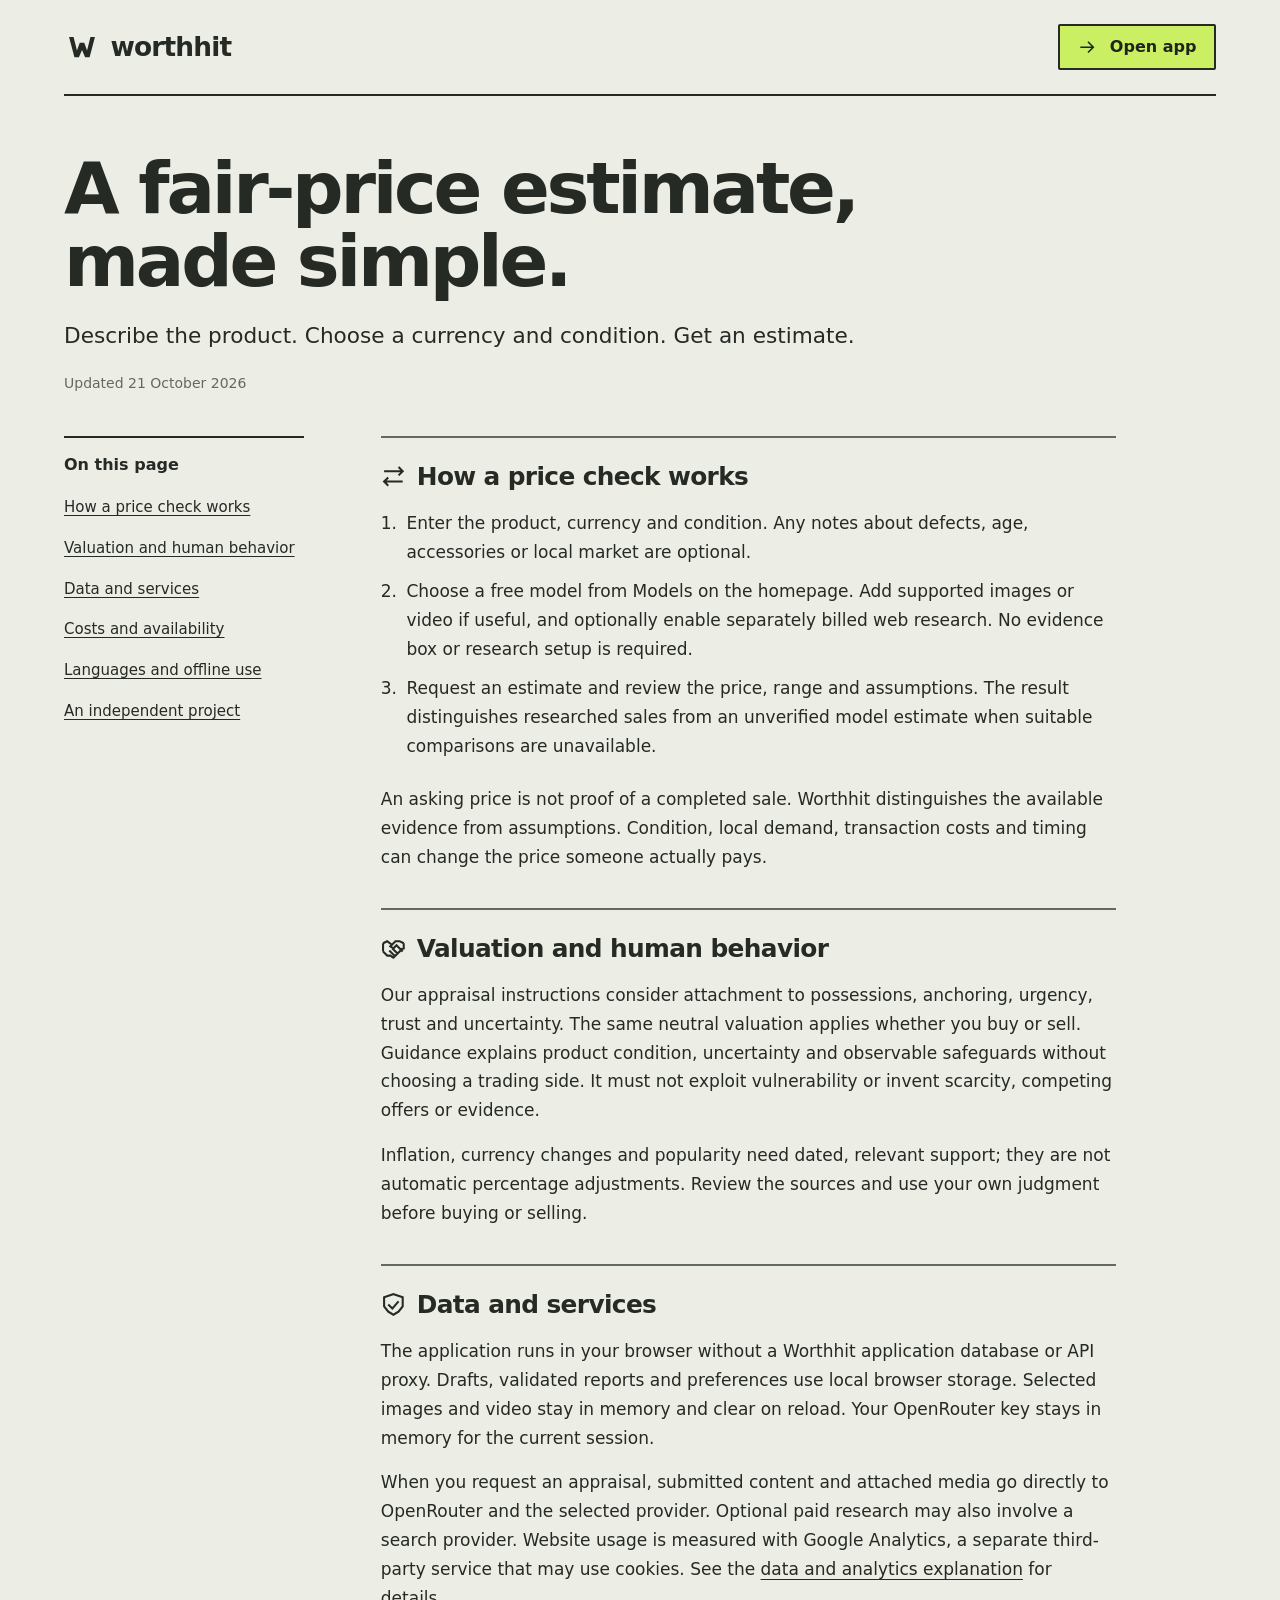
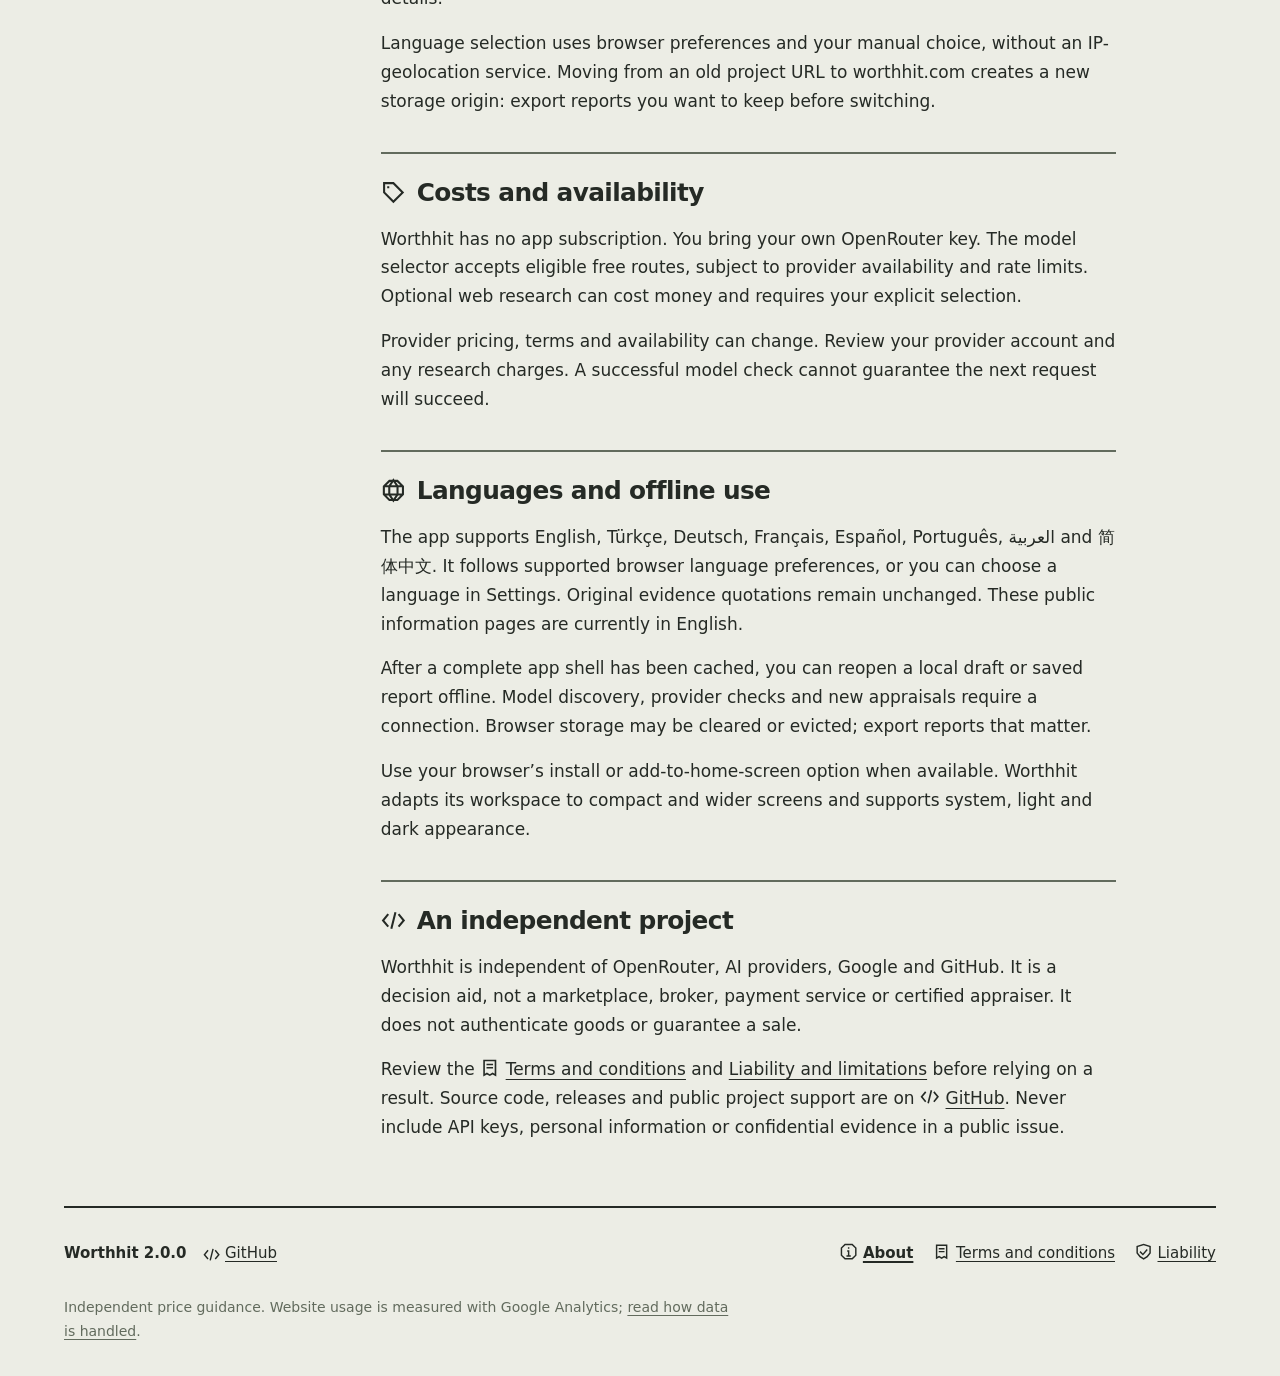
<file: web/about/index.html>
<!DOCTYPE html>
<html lang="en">
<head>
<!-- Google tag (gtag.js) -->
<script async src="https://www.googletagmanager.com/gtag/js?id=G-G4SYW37S81" referrerpolicy="no-referrer"></script>
<script>
  window.dataLayer = window.dataLayer || [];
  function gtag(){dataLayer.push(arguments);}
  gtag('js', new Date());
  gtag('config', 'G-G4SYW37S81', {
    page_location: 'https://worthhit.com/about/',
    page_referrer: '',
    page_title: 'About Worthhit — Simple product price estimates',
    allow_google_signals: false,
    allow_ad_personalization_signals: false
  });
</script>
  <meta charset="UTF-8">
  <meta name="viewport" content="width=device-width, initial-scale=1">
  <meta name="theme-color" content="#ECEDE5">
  <meta name="description" content="How Worthhit estimates second-hand prices, checks comparable evidence, handles local data and connects to OpenRouter. Learn about costs, languages and limitations.">
  <meta name="robots" content="index,follow,max-image-preview:large">
  <meta name="referrer" content="no-referrer">
  <meta http-equiv="Content-Security-Policy" content="default-src 'self'; script-src 'self' 'sha256-Vf/Sdw4+7GjQGTx17ToGqSboCr+1XN2hE/kmD6Iv3gU=' https://www.googletagmanager.com; script-src-attr 'none'; style-src 'self'; connect-src 'self' https://www.googletagmanager.com https://www.google-analytics.com https://region1.google-analytics.com; img-src 'self' https://www.googletagmanager.com https://www.google-analytics.com https://region1.google-analytics.com; font-src 'self'; worker-src 'self' blob:; object-src 'none'; base-uri 'self'; form-action 'none'">
  <link rel="canonical" href="https://worthhit.com/about/">
  <link rel="icon" type="image/svg+xml" href="../favicon.svg">
  <link rel="stylesheet" href="../site.css">
  <meta property="og:type" content="website">
  <meta property="og:site_name" content="Worthhit">
  <meta property="og:title" content="About Worthhit — Simple product price estimates">
  <meta property="og:description" content="How Worthhit estimates second-hand prices, checks comparable evidence, handles local data and connects to OpenRouter. Learn about costs, languages and limitations.">
  <meta property="og:url" content="https://worthhit.com/about/">
  <meta property="og:image" content="https://worthhit.com/social-card.png">
  <meta property="og:image:alt" content="Worthhit. Know the range. Make a fair deal.">
  <meta name="twitter:card" content="summary_large_image">
  <meta name="twitter:title" content="About Worthhit — Simple product price estimates">
  <meta name="twitter:description" content="How Worthhit estimates second-hand prices, checks comparable evidence, handles local data and connects to OpenRouter. Learn about costs, languages and limitations.">
  <meta name="twitter:image" content="https://worthhit.com/social-card.png">
  <title>About Worthhit — Simple product price estimates</title>
  <script src="../preferences_bootstrap.js"></script>
</head>
<body class="information-page">
  <a class="skip-link" href="#content">Skip to content</a>
  <div class="page-shell">
    <header class="site-header">
      <a class="brand" href="../" aria-label="Worthhit home"><img class="mark-light" src="../favicon-light.svg" width="36" height="36" alt=""><img class="mark-dark" src="../favicon-dark.svg" width="36" height="36" alt=""><span>worthhit</span></a>
      <a class="open-app" href="../"><svg class="ui-symbol" viewBox="0 0 24 24" aria-hidden="true" focusable="false"><path fill="currentColor" d="M3.0000,13.0000L20.0000,13.0000L20.0000,11.0000L3.0000,11.0000Z M12.2929,5.7071L18.5858,12.0000L12.2929,18.2929L13.7071,19.7071L21.4142,12.0000L13.7071,4.2929Z"/></svg>Open app</a>
    </header>
    <main id="content">
      <div class="page-heading">
        <h1>A fair-price estimate, made simple.</h1>
        <p class="lead">Describe the product. Choose a currency and condition. Get an estimate.</p>
        <p class="updated">Updated <time datetime="2026-10-21">21 October 2026</time></p>
      </div>
      <div class="reading-layout">
        <nav class="contents" aria-label="On this page">
          <h2>On this page</h2>
          <ul>
          <li><a href="#method">How a price check works</a></li>
          <li><a href="#negotiation">Valuation and human behavior</a></li>
          <li><a href="#data">Data and services</a></li>
          <li><a href="#costs">Costs and availability</a></li>
          <li><a href="#access">Languages and offline use</a></li>
          <li><a href="#project">An independent project</a></li>
          </ul>
        </nav>
        <article class="prose" aria-label="A fair-price estimate, made simple.">
        <section id="method">
          <h2><svg class="ui-symbol" viewBox="0 0 24 24" aria-hidden="true" focusable="false"><path fill="currentColor" d="M3.0000,8.0000L21.0000,8.0000L21.0000,6.0000L3.0000,6.0000Z M16.2929,3.7071L19.5858,7.0000L16.2929,10.2929L17.7071,11.7071L22.4142,7.0000L17.7071,2.2929Z M21.0000,16.0000L3.0000,16.0000L3.0000,18.0000L21.0000,18.0000Z M6.2929,12.2929L1.5858,17.0000L6.2929,21.7071L7.7071,20.2929L4.4142,17.0000L7.7071,13.7071Z"/></svg>How a price check works</h2>
          <ol><li>Enter the product, currency and condition. Any notes about defects, age, accessories or local market are optional.</li><li>Choose a free model from Models on the homepage. Add supported images or video if useful, and optionally enable separately billed web research. No evidence box or research setup is required.</li><li>Request an estimate and review the price, range and assumptions. The result distinguishes researched sales from an unverified model estimate when suitable comparisons are unavailable.</li></ol><p>An asking price is not proof of a completed sale. Worthhit distinguishes the available evidence from assumptions. Condition, local demand, transaction costs and timing can change the price someone actually pays.</p>
        </section>
        <section id="negotiation">
          <h2><svg class="ui-symbol" viewBox="0 0 24 24" aria-hidden="true" focusable="false"><path fill="currentColor" d="M2.4472,7.8944L5.8944,6.1708L9.4000,8.8000L10.6000,7.2000L6.1056,3.8292L1.5528,6.1056Z M22.4472,6.1056L18.2361,4.0000L13.5858,4.0000L7.4304,10.1554L12.1274,13.2868L15.0000,10.4142L20.2929,15.7071L21.7071,14.2929L15.0000,7.5858L11.8726,10.7132L10.5696,9.8446L14.4142,6.0000L17.7639,6.0000L21.5528,7.8944Z M1.2929,15.7071L5.5858,20.0000L8.6972,20.0000L12.1274,22.2868L21.7071,12.7071L20.2929,11.2929L11.8726,19.7132L9.3028,18.0000L6.4142,18.0000L2.7071,14.2929Z M1.0000,7.0000L1.0000,15.0000L3.0000,15.0000L3.0000,7.0000Z M21.0000,7.0000L21.0000,13.0000L23.0000,13.0000L23.0000,7.0000Z M7.2929,14.7071L12.2929,19.7071L13.7071,18.2929L8.7071,13.2929Z M10.2929,12.7071L15.2929,17.7071L16.7071,16.2929L11.7071,11.2929Z"/></svg>Valuation and human behavior</h2>
          <p>Our appraisal instructions consider attachment to possessions, anchoring, urgency, trust and uncertainty. The same neutral valuation applies whether you buy or sell. Guidance explains product condition, uncertainty and observable safeguards without choosing a trading side. It must not exploit vulnerability or invent scarcity, competing offers or evidence.</p><p>Inflation, currency changes and popularity need dated, relevant support; they are not automatic percentage adjustments. Review the sources and use your own judgment before buying or selling.</p>
        </section>
        <section id="data">
          <h2><svg class="ui-symbol" viewBox="0 0 24 24" aria-hidden="true" focusable="false"><path fill="currentColor" d="M4.0000,5.7208L12.0000,3.0541L20.0000,5.7208L20.0000,13.6492L16.3314,18.2350L12.0000,20.8338L7.6686,18.2350L4.0000,13.6492Z M2.0000,14.3508L6.3314,19.7650L12.0000,23.1662L17.6686,19.7650L22.0000,14.3508L22.0000,4.2792L12.0000,0.9459L2.0000,4.2792Z M6.2929,12.7071L11.0565,17.4707L17.7593,9.6508L16.2407,8.3492L10.9435,14.5293L7.7071,11.2929Z"/></svg>Data and services</h2>
          <p>The application runs in your browser without a Worthhit application database or API proxy. Drafts, validated reports and preferences use local browser storage. Selected images and video stay in memory and clear on reload. Your OpenRouter key stays in memory for the current session.</p><p>When you request an appraisal, submitted content and attached media go directly to OpenRouter and the selected provider. Optional paid research may also involve a search provider. Website usage is measured with Google Analytics, a separate third-party service that may use cookies. See the <a href="../terms/#data">data and analytics explanation</a> for details.</p><p>Language selection uses browser preferences and your manual choice, without an IP-geolocation service. Moving from an old project URL to worthhit.com creates a new storage origin: export reports you want to keep before switching.</p>
        </section>
        <section id="costs">
          <h2><svg class="ui-symbol" viewBox="0 0 24 24" aria-hidden="true" focusable="false"><path fill="currentColor" d="M4.0000,4.0000L11.5858,4.0000L19.5858,12.0000L12.0000,19.5858L4.0000,11.5858Z M2.0000,12.4142L12.0000,22.4142L22.4142,12.0000L12.4142,2.0000L2.0000,2.0000Z M6.0000,6.0000L8.0000,6.0000L8.0000,8.0000L6.0000,8.0000Z"/></svg>Costs and availability</h2>
          <p>Worthhit has no app subscription. You bring your own OpenRouter key. The model selector accepts eligible free routes, subject to provider availability and rate limits. Optional web research can cost money and requires your explicit selection.</p><p>Provider pricing, terms and availability can change. Review your provider account and any research charges. A successful model check cannot guarantee the next request will succeed.</p>
        </section>
        <section id="access">
          <h2><svg class="ui-symbol" viewBox="0 0 24 24" aria-hidden="true" focusable="false"><path fill="currentColor" d="M20.2388,15.4126L15.4126,20.2388L8.5874,20.2388L3.7612,15.4126L3.7612,8.5874L8.5874,3.7612L15.4126,3.7612L20.2388,8.5874Z M22.2388,7.7590L16.2410,1.7612L7.7590,1.7612L1.7612,7.7590L1.7612,16.2410L7.7590,22.2388L16.2410,22.2388L22.2388,16.2410Z M3.0000,9.0000L21.0000,9.0000L21.0000,7.0000L3.0000,7.0000Z M3.0000,17.0000L21.0000,17.0000L21.0000,15.0000L3.0000,15.0000Z M12.0000,3.8028L15.0000,8.3028L15.0000,15.6972L12.0000,20.1972L9.0000,15.6972L9.0000,8.3028Z M7.0000,7.6972L7.0000,16.3028L12.0000,23.8028L17.0000,16.3028L17.0000,7.6972L12.0000,0.1972Z"/></svg>Languages and offline use</h2>
          <p>The app supports English, Türkçe, Deutsch, Français, Español, Português, العربية and 简体中文. It follows supported browser language preferences, or you can choose a language in Settings. Original evidence quotations remain unchanged. These public information pages are currently in English.</p><p>After a complete app shell has been cached, you can reopen a local draft or saved report offline. Model discovery, provider checks and new appraisals require a connection. Browser storage may be cleared or evicted; export reports that matter.</p><p>Use your browser’s install or add-to-home-screen option when available. Worthhit adapts its workspace to compact and wider screens and supports system, light and dark appearance.</p>
        </section>
        <section id="project">
          <h2><svg class="ui-symbol" viewBox="0 0 24 24" aria-hidden="true" focusable="false"><path fill="currentColor" d="M6.2318,5.3598L0.6983,12.0000L6.2318,18.6402L7.7682,17.3598L3.3017,12.0000L7.7682,6.6402Z M16.2318,6.6402L20.6983,12.0000L16.2318,17.3598L17.7682,18.6402L23.3017,12.0000L17.7682,5.3598Z M13.0299,3.7575L9.0299,19.7575L10.9701,20.2425L14.9701,4.2425Z"/></svg>An independent project</h2>
          <p>Worthhit is independent of OpenRouter, AI providers, Google and GitHub. It is a decision aid, not a marketplace, broker, payment service or certified appraiser. It does not authenticate goods or guarantee a sale.</p><p>Review the <a href="../terms/"><svg class="ui-symbol" viewBox="0 0 24 24" aria-hidden="true" focusable="false"><path fill="currentColor" d="M6.0000,4.0000L18.0000,4.0000L18.0000,19.2768L15.5000,17.8482L12.0000,19.8482L8.5000,17.8482L6.0000,19.2768Z M4.0000,22.7232L8.5000,20.1518L12.0000,22.1518L15.5000,20.1518L20.0000,22.7232L20.0000,2.0000L4.0000,2.0000Z M8.0000,9.0000L16.0000,9.0000L16.0000,7.0000L8.0000,7.0000Z M8.0000,13.0000L16.0000,13.0000L16.0000,11.0000L8.0000,11.0000Z"/></svg>Terms and conditions</a> and <a href="../liability/">Liability and limitations</a> before relying on a result. Source code, releases and public project support are on <a href="https://github.com/consciontologic/worthhit" rel="noopener noreferrer"><svg class="ui-symbol" viewBox="0 0 24 24" aria-hidden="true" focusable="false"><path fill="currentColor" d="M6.2318,5.3598L0.6983,12.0000L6.2318,18.6402L7.7682,17.3598L3.3017,12.0000L7.7682,6.6402Z M16.2318,6.6402L20.6983,12.0000L16.2318,17.3598L17.7682,18.6402L23.3017,12.0000L17.7682,5.3598Z M13.0299,3.7575L9.0299,19.7575L10.9701,20.2425L14.9701,4.2425Z"/></svg>GitHub</a>. Never include API keys, personal information or confidential evidence in a public issue.</p>
        </section>
        </article>
      </div>
    </main>
    <footer class="site-footer">
      <div class="footer-row">
        <div class="footer-origin">
          <p class="footer-version">Worthhit <span data-app-version>2.0.0</span></p>
          <a class="source-link" href="https://github.com/consciontologic/worthhit" rel="noopener noreferrer"><svg class="ui-symbol" viewBox="0 0 24 24" aria-hidden="true" focusable="false"><path fill="currentColor" d="M6.2318,5.3598L0.6983,12.0000L6.2318,18.6402L7.7682,17.3598L3.3017,12.0000L7.7682,6.6402Z M16.2318,6.6402L20.6983,12.0000L16.2318,17.3598L17.7682,18.6402L23.3017,12.0000L17.7682,5.3598Z M13.0299,3.7575L9.0299,19.7575L10.9701,20.2425L14.9701,4.2425Z"/></svg>GitHub</a>
        </div>
        <nav class="footer-nav" aria-label="Information pages">
          <a href="../about/" aria-current="page"><svg class="ui-symbol" viewBox="0 0 24 24" aria-hidden="true" focusable="false"><path fill="currentColor" d="M7.4142,3.0000L16.5858,3.0000L21.0000,7.4142L21.0000,16.5858L16.5858,21.0000L7.4142,21.0000L3.0000,16.5858L3.0000,7.4142Z M1.0000,6.5858L1.0000,17.4142L6.5858,23.0000L17.4142,23.0000L23.0000,17.4142L23.0000,6.5858L17.4142,1.0000L6.5858,1.0000Z M11.0000,6.0000L13.0000,6.0000L13.0000,8.0000L11.0000,8.0000Z M10.0000,12.0000L11.0000,12.0000L11.0000,18.0000L13.0000,18.0000L13.0000,10.0000L10.0000,10.0000Z M9.0000,19.0000L15.0000,19.0000L15.0000,17.0000L9.0000,17.0000Z"/></svg>About</a>
          <a href="../terms/"><svg class="ui-symbol" viewBox="0 0 24 24" aria-hidden="true" focusable="false"><path fill="currentColor" d="M6.0000,4.0000L18.0000,4.0000L18.0000,19.2768L15.5000,17.8482L12.0000,19.8482L8.5000,17.8482L6.0000,19.2768Z M4.0000,22.7232L8.5000,20.1518L12.0000,22.1518L15.5000,20.1518L20.0000,22.7232L20.0000,2.0000L4.0000,2.0000Z M8.0000,9.0000L16.0000,9.0000L16.0000,7.0000L8.0000,7.0000Z M8.0000,13.0000L16.0000,13.0000L16.0000,11.0000L8.0000,11.0000Z"/></svg>Terms and conditions</a>
          <a href="../liability/"><svg class="ui-symbol" viewBox="0 0 24 24" aria-hidden="true" focusable="false"><path fill="currentColor" d="M4.0000,5.7208L12.0000,3.0541L20.0000,5.7208L20.0000,13.6492L16.3314,18.2350L12.0000,20.8338L7.6686,18.2350L4.0000,13.6492Z M2.0000,14.3508L6.3314,19.7650L12.0000,23.1662L17.6686,19.7650L22.0000,14.3508L22.0000,4.2792L12.0000,0.9459L2.0000,4.2792Z M6.2929,12.7071L11.0565,17.4707L17.7593,9.6508L16.2407,8.3492L10.9435,14.5293L7.7071,11.2929Z"/></svg>Liability</a>
        </nav>
      </div>
      <p class="footer-note">Independent price guidance. Website usage is measured with Google Analytics; <a href="../terms/#data">read how data is handled</a>.</p>
    </footer>
  </div>
</body>
</html>
</file>
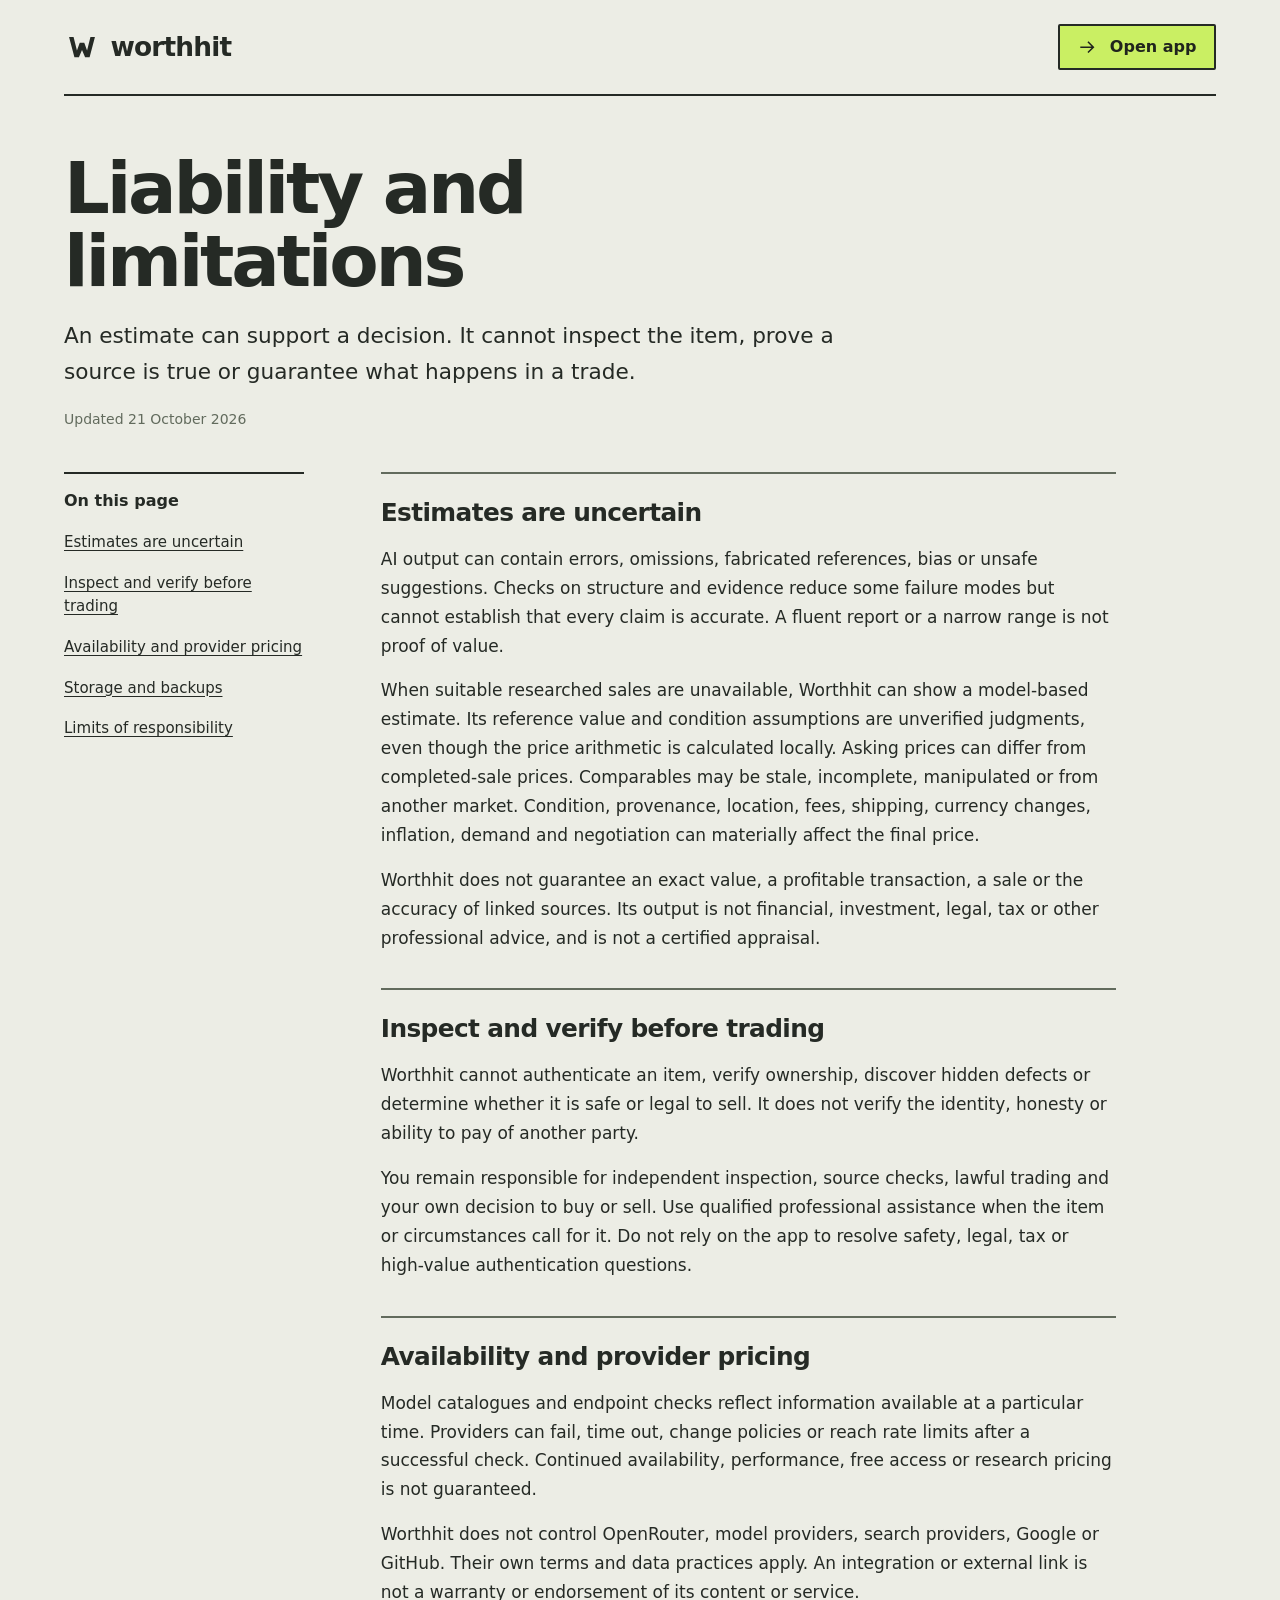
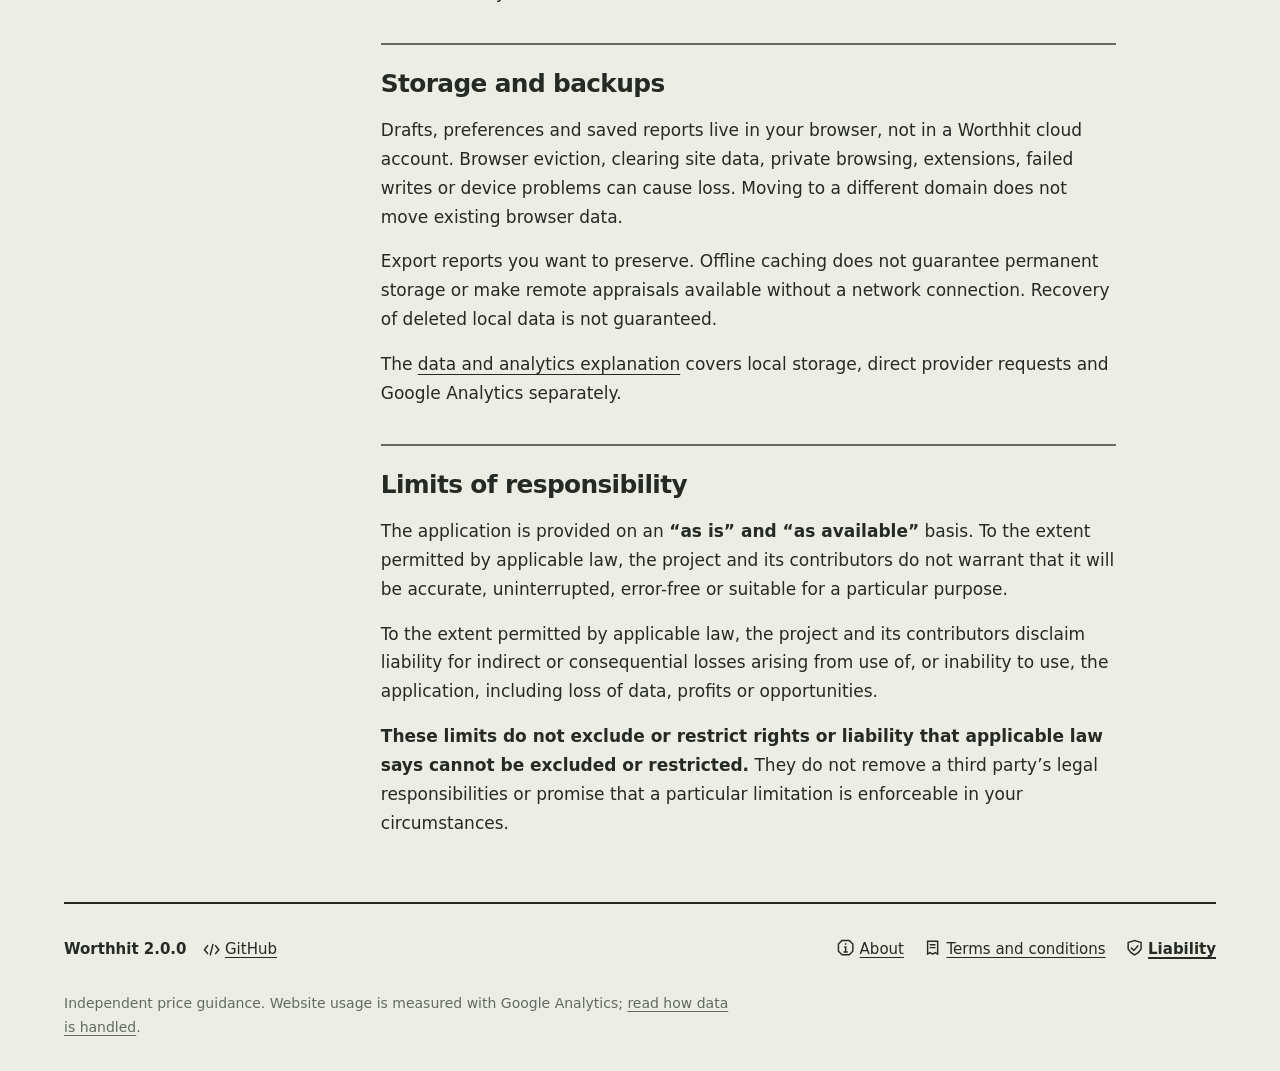
<file: web/liability/index.html>
<!DOCTYPE html>
<html lang="en">
<head>
<!-- Google tag (gtag.js) -->
<script async src="https://www.googletagmanager.com/gtag/js?id=G-G4SYW37S81" referrerpolicy="no-referrer"></script>
<script>
  window.dataLayer = window.dataLayer || [];
  function gtag(){dataLayer.push(arguments);}
  gtag('js', new Date());
  gtag('config', 'G-G4SYW37S81', {
    page_location: 'https://worthhit.com/liability/',
    page_referrer: '',
    page_title: 'Liability and limitations — Worthhit',
    allow_google_signals: false,
    allow_ad_personalization_signals: false
  });
</script>
  <meta charset="UTF-8">
  <meta name="viewport" content="width=device-width, initial-scale=1">
  <meta name="theme-color" content="#ECEDE5">
  <meta name="description" content="Understand Worthhit’s limitations for AI valuations, comparable evidence, item authentication, trading decisions, provider availability, browser storage and liability.">
  <meta name="robots" content="index,follow,max-image-preview:large">
  <meta name="referrer" content="no-referrer">
  <meta http-equiv="Content-Security-Policy" content="default-src 'self'; script-src 'self' 'sha256-kAkGp+Z8zfTP0nahLe3FsXSCAOCDtooqWvTrRVSebVY=' https://www.googletagmanager.com; script-src-attr 'none'; style-src 'self'; connect-src 'self' https://www.googletagmanager.com https://www.google-analytics.com https://region1.google-analytics.com; img-src 'self' https://www.googletagmanager.com https://www.google-analytics.com https://region1.google-analytics.com; font-src 'self'; worker-src 'self' blob:; object-src 'none'; base-uri 'self'; form-action 'none'">
  <link rel="canonical" href="https://worthhit.com/liability/">
  <link rel="icon" type="image/svg+xml" href="../favicon.svg">
  <link rel="stylesheet" href="../site.css">
  <meta property="og:type" content="website">
  <meta property="og:site_name" content="Worthhit">
  <meta property="og:title" content="Liability and limitations — Worthhit">
  <meta property="og:description" content="Understand Worthhit’s limitations for AI valuations, comparable evidence, item authentication, trading decisions, provider availability, browser storage and liability.">
  <meta property="og:url" content="https://worthhit.com/liability/">
  <meta property="og:image" content="https://worthhit.com/social-card.png">
  <meta property="og:image:alt" content="Worthhit. Know the range. Make a fair deal.">
  <meta name="twitter:card" content="summary_large_image">
  <meta name="twitter:title" content="Liability and limitations — Worthhit">
  <meta name="twitter:description" content="Understand Worthhit’s limitations for AI valuations, comparable evidence, item authentication, trading decisions, provider availability, browser storage and liability.">
  <meta name="twitter:image" content="https://worthhit.com/social-card.png">
  <title>Liability and limitations — Worthhit</title>
  <script src="../preferences_bootstrap.js"></script>
</head>
<body class="information-page">
  <a class="skip-link" href="#content">Skip to content</a>
  <div class="page-shell">
    <header class="site-header">
      <a class="brand" href="../" aria-label="Worthhit home"><img class="mark-light" src="../favicon-light.svg" width="36" height="36" alt=""><img class="mark-dark" src="../favicon-dark.svg" width="36" height="36" alt=""><span>worthhit</span></a>
      <a class="open-app" href="../"><svg class="ui-symbol" viewBox="0 0 24 24" aria-hidden="true" focusable="false"><path fill="currentColor" d="M3.0000,13.0000L20.0000,13.0000L20.0000,11.0000L3.0000,11.0000Z M12.2929,5.7071L18.5858,12.0000L12.2929,18.2929L13.7071,19.7071L21.4142,12.0000L13.7071,4.2929Z"/></svg>Open app</a>
    </header>
    <main id="content">
      <div class="page-heading">
        <h1>Liability and limitations</h1>
        <p class="lead">An estimate can support a decision. It cannot inspect the item, prove a source is true or guarantee what happens in a trade.</p>
        <p class="updated">Updated <time datetime="2026-10-21">21 October 2026</time></p>
      </div>
      <div class="reading-layout">
        <nav class="contents" aria-label="On this page">
          <h2>On this page</h2>
          <ul>
          <li><a href="#estimates">Estimates are uncertain</a></li>
          <li><a href="#inspection">Inspect and verify before trading</a></li>
          <li><a href="#availability">Availability and provider pricing</a></li>
          <li><a href="#storage">Storage and backups</a></li>
          <li><a href="#responsibility">Limits of responsibility</a></li>
          </ul>
        </nav>
        <article class="prose" aria-label="Liability and limitations">
        <section id="estimates">
          <h2>Estimates are uncertain</h2>
          <p>AI output can contain errors, omissions, fabricated references, bias or unsafe suggestions. Checks on structure and evidence reduce some failure modes but cannot establish that every claim is accurate. A fluent report or a narrow range is not proof of value.</p><p>When suitable researched sales are unavailable, Worthhit can show a model-based estimate. Its reference value and condition assumptions are unverified judgments, even though the price arithmetic is calculated locally. Asking prices can differ from completed-sale prices. Comparables may be stale, incomplete, manipulated or from another market. Condition, provenance, location, fees, shipping, currency changes, inflation, demand and negotiation can materially affect the final price.</p><p>Worthhit does not guarantee an exact value, a profitable transaction, a sale or the accuracy of linked sources. Its output is not financial, investment, legal, tax or other professional advice, and is not a certified appraisal.</p>
        </section>
        <section id="inspection">
          <h2>Inspect and verify before trading</h2>
          <p>Worthhit cannot authenticate an item, verify ownership, discover hidden defects or determine whether it is safe or legal to sell. It does not verify the identity, honesty or ability to pay of another party.</p><p>You remain responsible for independent inspection, source checks, lawful trading and your own decision to buy or sell. Use qualified professional assistance when the item or circumstances call for it. Do not rely on the app to resolve safety, legal, tax or high-value authentication questions.</p>
        </section>
        <section id="availability">
          <h2>Availability and provider pricing</h2>
          <p>Model catalogues and endpoint checks reflect information available at a particular time. Providers can fail, time out, change policies or reach rate limits after a successful check. Continued availability, performance, free access or research pricing is not guaranteed.</p><p>Worthhit does not control OpenRouter, model providers, search providers, Google or GitHub. Their own terms and data practices apply. An integration or external link is not a warranty or endorsement of its content or service.</p>
        </section>
        <section id="storage">
          <h2>Storage and backups</h2>
          <p>Drafts, preferences and saved reports live in your browser, not in a Worthhit cloud account. Browser eviction, clearing site data, private browsing, extensions, failed writes or device problems can cause loss. Moving to a different domain does not move existing browser data.</p><p>Export reports you want to preserve. Offline caching does not guarantee permanent storage or make remote appraisals available without a network connection. Recovery of deleted local data is not guaranteed.</p><p>The <a href="../terms/#data">data and analytics explanation</a> covers local storage, direct provider requests and Google Analytics separately.</p>
        </section>
        <section id="responsibility">
          <h2>Limits of responsibility</h2>
          <p>The application is provided on an <strong>“as is” and “as available”</strong> basis. To the extent permitted by applicable law, the project and its contributors do not warrant that it will be accurate, uninterrupted, error-free or suitable for a particular purpose.</p><p>To the extent permitted by applicable law, the project and its contributors disclaim liability for indirect or consequential losses arising from use of, or inability to use, the application, including loss of data, profits or opportunities.</p><p><strong>These limits do not exclude or restrict rights or liability that applicable law says cannot be excluded or restricted.</strong> They do not remove a third party’s legal responsibilities or promise that a particular limitation is enforceable in your circumstances.</p>
        </section>
        </article>
      </div>
    </main>
    <footer class="site-footer">
      <div class="footer-row">
        <div class="footer-origin">
          <p class="footer-version">Worthhit <span data-app-version>2.0.0</span></p>
          <a class="source-link" href="https://github.com/consciontologic/worthhit" rel="noopener noreferrer"><svg class="ui-symbol" viewBox="0 0 24 24" aria-hidden="true" focusable="false"><path fill="currentColor" d="M6.2318,5.3598L0.6983,12.0000L6.2318,18.6402L7.7682,17.3598L3.3017,12.0000L7.7682,6.6402Z M16.2318,6.6402L20.6983,12.0000L16.2318,17.3598L17.7682,18.6402L23.3017,12.0000L17.7682,5.3598Z M13.0299,3.7575L9.0299,19.7575L10.9701,20.2425L14.9701,4.2425Z"/></svg>GitHub</a>
        </div>
        <nav class="footer-nav" aria-label="Information pages">
          <a href="../about/"><svg class="ui-symbol" viewBox="0 0 24 24" aria-hidden="true" focusable="false"><path fill="currentColor" d="M7.4142,3.0000L16.5858,3.0000L21.0000,7.4142L21.0000,16.5858L16.5858,21.0000L7.4142,21.0000L3.0000,16.5858L3.0000,7.4142Z M1.0000,6.5858L1.0000,17.4142L6.5858,23.0000L17.4142,23.0000L23.0000,17.4142L23.0000,6.5858L17.4142,1.0000L6.5858,1.0000Z M11.0000,6.0000L13.0000,6.0000L13.0000,8.0000L11.0000,8.0000Z M10.0000,12.0000L11.0000,12.0000L11.0000,18.0000L13.0000,18.0000L13.0000,10.0000L10.0000,10.0000Z M9.0000,19.0000L15.0000,19.0000L15.0000,17.0000L9.0000,17.0000Z"/></svg>About</a>
          <a href="../terms/"><svg class="ui-symbol" viewBox="0 0 24 24" aria-hidden="true" focusable="false"><path fill="currentColor" d="M6.0000,4.0000L18.0000,4.0000L18.0000,19.2768L15.5000,17.8482L12.0000,19.8482L8.5000,17.8482L6.0000,19.2768Z M4.0000,22.7232L8.5000,20.1518L12.0000,22.1518L15.5000,20.1518L20.0000,22.7232L20.0000,2.0000L4.0000,2.0000Z M8.0000,9.0000L16.0000,9.0000L16.0000,7.0000L8.0000,7.0000Z M8.0000,13.0000L16.0000,13.0000L16.0000,11.0000L8.0000,11.0000Z"/></svg>Terms and conditions</a>
          <a href="../liability/" aria-current="page"><svg class="ui-symbol" viewBox="0 0 24 24" aria-hidden="true" focusable="false"><path fill="currentColor" d="M4.0000,5.7208L12.0000,3.0541L20.0000,5.7208L20.0000,13.6492L16.3314,18.2350L12.0000,20.8338L7.6686,18.2350L4.0000,13.6492Z M2.0000,14.3508L6.3314,19.7650L12.0000,23.1662L17.6686,19.7650L22.0000,14.3508L22.0000,4.2792L12.0000,0.9459L2.0000,4.2792Z M6.2929,12.7071L11.0565,17.4707L17.7593,9.6508L16.2407,8.3492L10.9435,14.5293L7.7071,11.2929Z"/></svg>Liability</a>
        </nav>
      </div>
      <p class="footer-note">Independent price guidance. Website usage is measured with Google Analytics; <a href="../terms/#data">read how data is handled</a>.</p>
    </footer>
  </div>
</body>
</html>
</file>
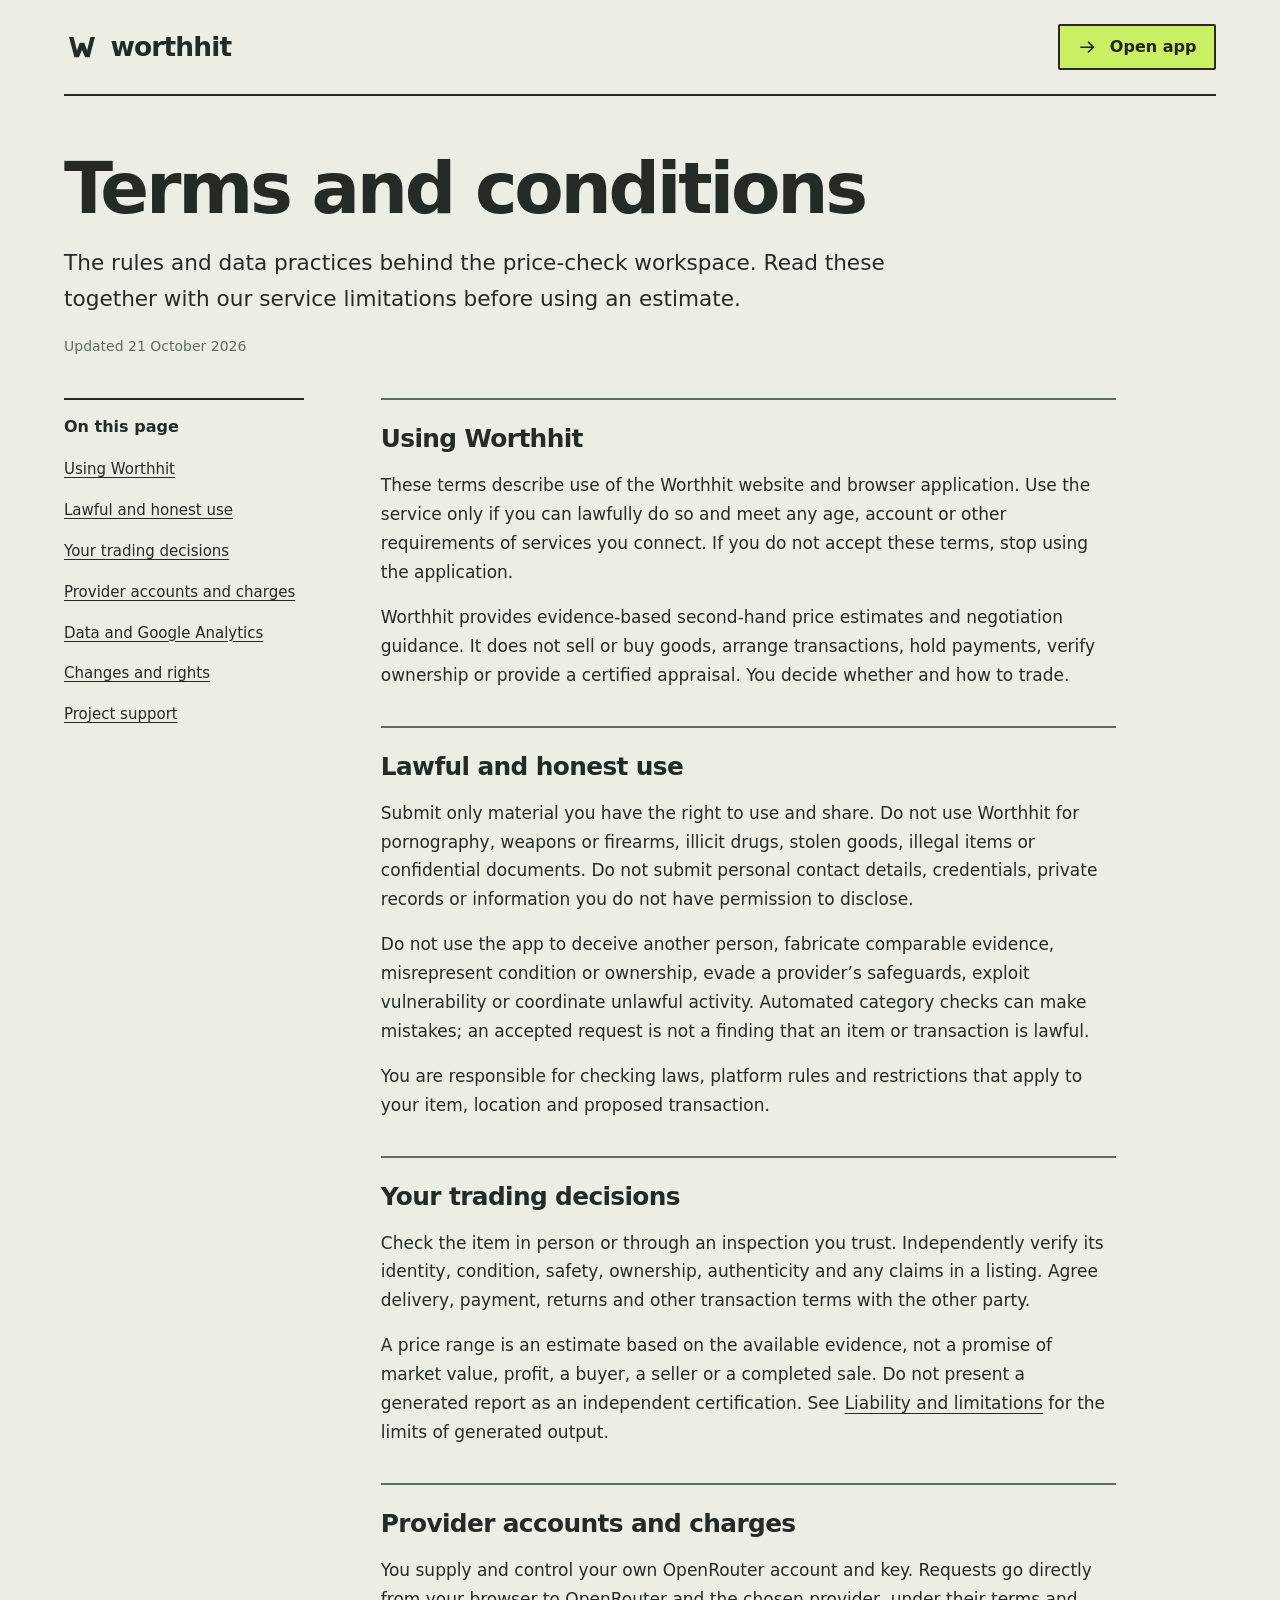
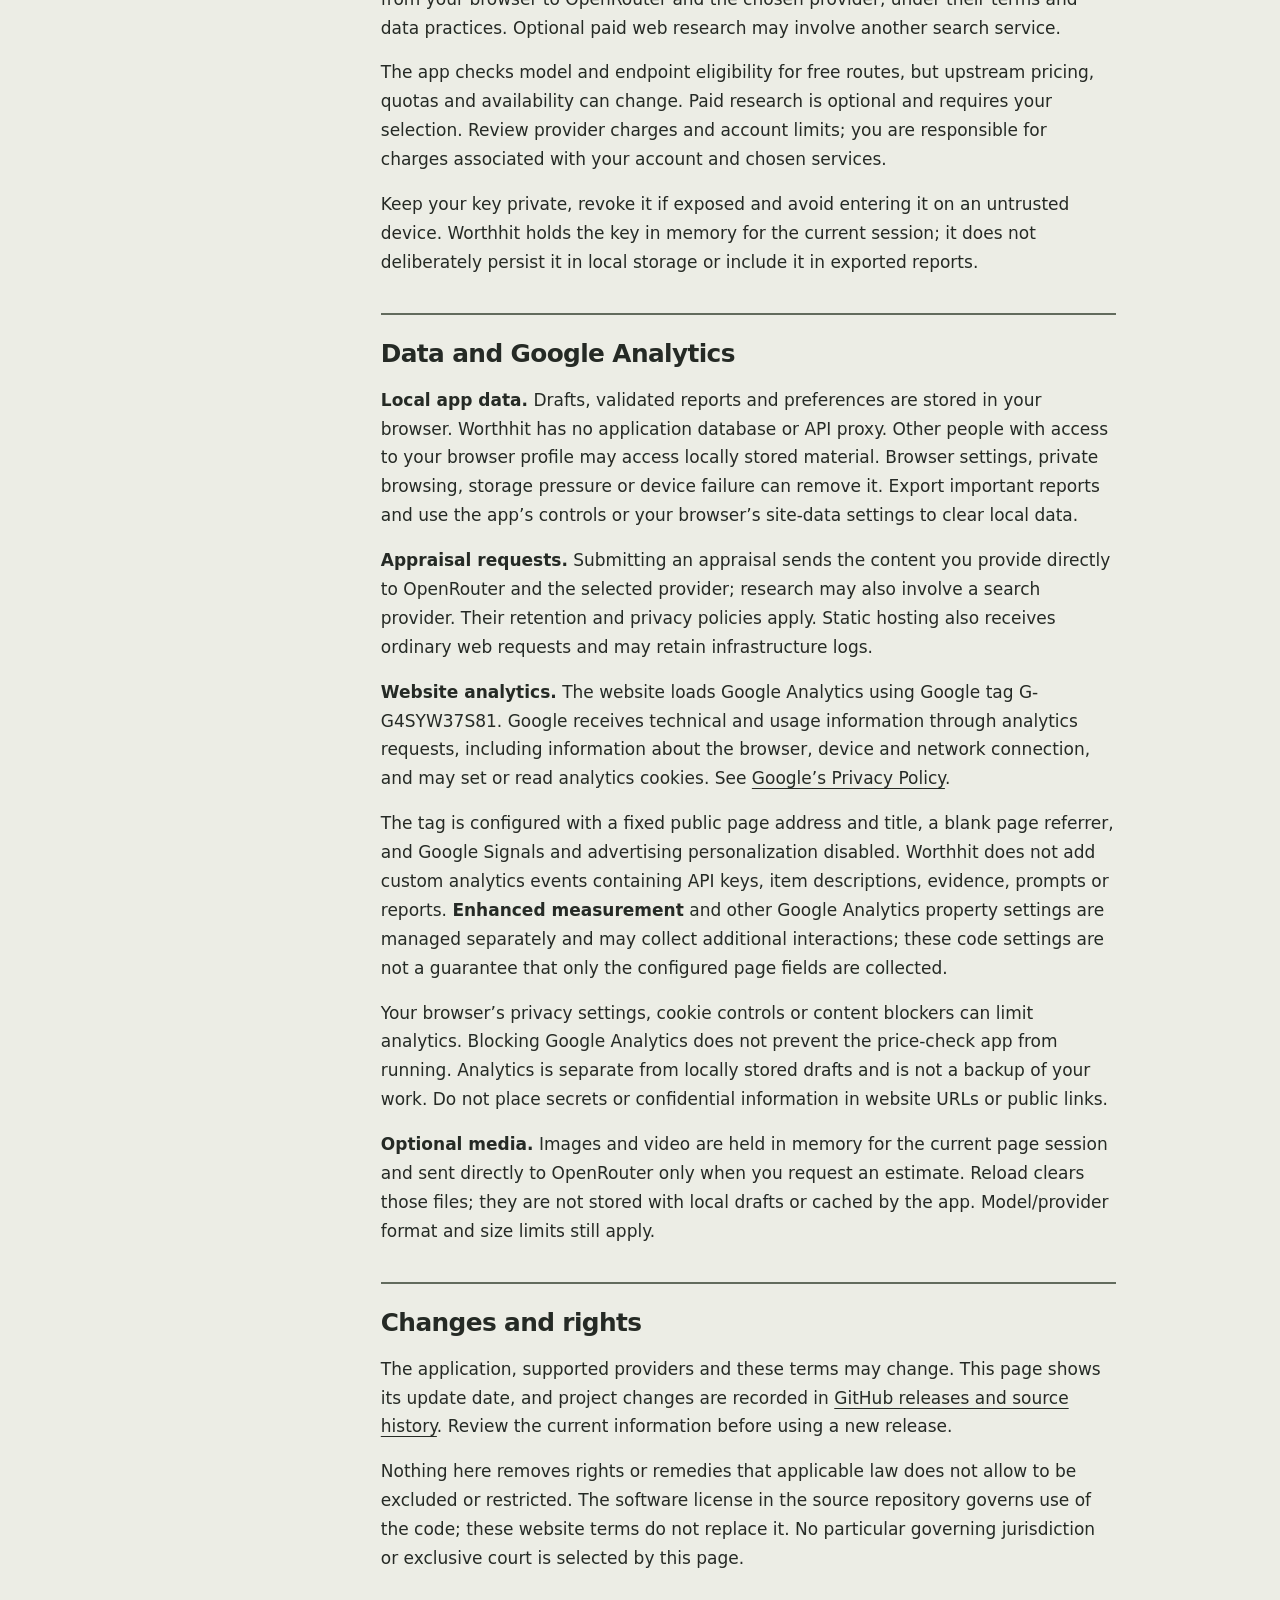
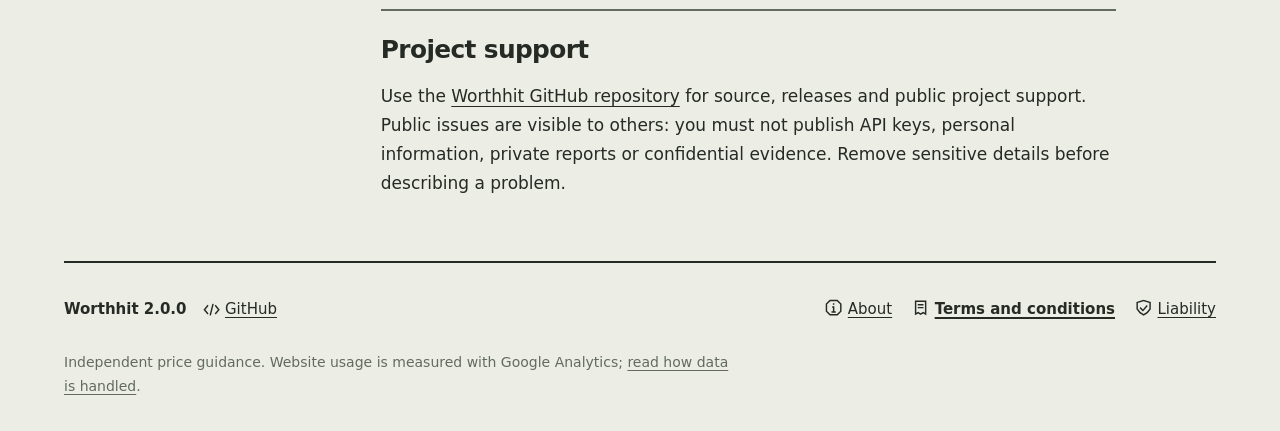
<file: web/terms/index.html>
<!DOCTYPE html>
<html lang="en">
<head>
<!-- Google tag (gtag.js) -->
<script async src="https://www.googletagmanager.com/gtag/js?id=G-G4SYW37S81" referrerpolicy="no-referrer"></script>
<script>
  window.dataLayer = window.dataLayer || [];
  function gtag(){dataLayer.push(arguments);}
  gtag('js', new Date());
  gtag('config', 'G-G4SYW37S81', {
    page_location: 'https://worthhit.com/terms/',
    page_referrer: '',
    page_title: 'Terms and conditions — Worthhit',
    allow_google_signals: false,
    allow_ad_personalization_signals: false
  });
</script>
  <meta charset="UTF-8">
  <meta name="viewport" content="width=device-width, initial-scale=1">
  <meta name="theme-color" content="#ECEDE5">
  <meta name="description" content="Read Worthhit’s terms for lawful second-hand price checks, provider costs, local storage, direct OpenRouter requests, Google Analytics and public project support.">
  <meta name="robots" content="index,follow,max-image-preview:large">
  <meta name="referrer" content="no-referrer">
  <meta http-equiv="Content-Security-Policy" content="default-src 'self'; script-src 'self' 'sha256-pn/YFPu5lxs1INOPYk3zYZjTf9yVnXmLkwzuJ/fvZSk=' https://www.googletagmanager.com; script-src-attr 'none'; style-src 'self'; connect-src 'self' https://www.googletagmanager.com https://www.google-analytics.com https://region1.google-analytics.com; img-src 'self' https://www.googletagmanager.com https://www.google-analytics.com https://region1.google-analytics.com; font-src 'self'; worker-src 'self' blob:; object-src 'none'; base-uri 'self'; form-action 'none'">
  <link rel="canonical" href="https://worthhit.com/terms/">
  <link rel="icon" type="image/svg+xml" href="../favicon.svg">
  <link rel="stylesheet" href="../site.css">
  <meta property="og:type" content="website">
  <meta property="og:site_name" content="Worthhit">
  <meta property="og:title" content="Terms and conditions — Worthhit">
  <meta property="og:description" content="Read Worthhit’s terms for lawful second-hand price checks, provider costs, local storage, direct OpenRouter requests, Google Analytics and public project support.">
  <meta property="og:url" content="https://worthhit.com/terms/">
  <meta property="og:image" content="https://worthhit.com/social-card.png">
  <meta property="og:image:alt" content="Worthhit. Know the range. Make a fair deal.">
  <meta name="twitter:card" content="summary_large_image">
  <meta name="twitter:title" content="Terms and conditions — Worthhit">
  <meta name="twitter:description" content="Read Worthhit’s terms for lawful second-hand price checks, provider costs, local storage, direct OpenRouter requests, Google Analytics and public project support.">
  <meta name="twitter:image" content="https://worthhit.com/social-card.png">
  <title>Terms and conditions — Worthhit</title>
  <script src="../preferences_bootstrap.js"></script>
</head>
<body class="information-page">
  <a class="skip-link" href="#content">Skip to content</a>
  <div class="page-shell">
    <header class="site-header">
      <a class="brand" href="../" aria-label="Worthhit home"><img class="mark-light" src="../favicon-light.svg" width="36" height="36" alt=""><img class="mark-dark" src="../favicon-dark.svg" width="36" height="36" alt=""><span>worthhit</span></a>
      <a class="open-app" href="../"><svg class="ui-symbol" viewBox="0 0 24 24" aria-hidden="true" focusable="false"><path fill="currentColor" d="M3.0000,13.0000L20.0000,13.0000L20.0000,11.0000L3.0000,11.0000Z M12.2929,5.7071L18.5858,12.0000L12.2929,18.2929L13.7071,19.7071L21.4142,12.0000L13.7071,4.2929Z"/></svg>Open app</a>
    </header>
    <main id="content">
      <div class="page-heading">
        <h1>Terms and conditions</h1>
        <p class="lead">The rules and data practices behind the price-check workspace. Read these together with our service limitations before using an estimate.</p>
        <p class="updated">Updated <time datetime="2026-10-21">21 October 2026</time></p>
      </div>
      <div class="reading-layout">
        <nav class="contents" aria-label="On this page">
          <h2>On this page</h2>
          <ul>
          <li><a href="#service">Using Worthhit</a></li>
          <li><a href="#lawful-use">Lawful and honest use</a></li>
          <li><a href="#decisions">Your trading decisions</a></li>
          <li><a href="#providers">Provider accounts and charges</a></li>
          <li><a href="#data">Data and Google Analytics</a></li>
          <li><a href="#changes">Changes and rights</a></li>
          <li><a href="#support">Project support</a></li>
          </ul>
        </nav>
        <article class="prose" aria-label="Terms and conditions">
        <section id="service">
          <h2>Using Worthhit</h2>
          <p>These terms describe use of the Worthhit website and browser application. Use the service only if you can lawfully do so and meet any age, account or other requirements of services you connect. If you do not accept these terms, stop using the application.</p><p>Worthhit provides evidence-based second-hand price estimates and negotiation guidance. It does not sell or buy goods, arrange transactions, hold payments, verify ownership or provide a certified appraisal. You decide whether and how to trade.</p>
        </section>
        <section id="lawful-use">
          <h2>Lawful and honest use</h2>
          <p>Submit only material you have the right to use and share. Do not use Worthhit for pornography, weapons or firearms, illicit drugs, stolen goods, illegal items or confidential documents. Do not submit personal contact details, credentials, private records or information you do not have permission to disclose.</p><p>Do not use the app to deceive another person, fabricate comparable evidence, misrepresent condition or ownership, evade a provider’s safeguards, exploit vulnerability or coordinate unlawful activity. Automated category checks can make mistakes; an accepted request is not a finding that an item or transaction is lawful.</p><p>You are responsible for checking laws, platform rules and restrictions that apply to your item, location and proposed transaction.</p>
        </section>
        <section id="decisions">
          <h2>Your trading decisions</h2>
          <p>Check the item in person or through an inspection you trust. Independently verify its identity, condition, safety, ownership, authenticity and any claims in a listing. Agree delivery, payment, returns and other transaction terms with the other party.</p><p>A price range is an estimate based on the available evidence, not a promise of market value, profit, a buyer, a seller or a completed sale. Do not present a generated report as an independent certification. See <a href="../liability/">Liability and limitations</a> for the limits of generated output.</p>
        </section>
        <section id="providers">
          <h2>Provider accounts and charges</h2>
          <p>You supply and control your own OpenRouter account and key. Requests go directly from your browser to OpenRouter and the chosen provider, under their terms and data practices. Optional paid web research may involve another search service.</p><p>The app checks model and endpoint eligibility for free routes, but upstream pricing, quotas and availability can change. Paid research is optional and requires your selection. Review provider charges and account limits; you are responsible for charges associated with your account and chosen services.</p><p>Keep your key private, revoke it if exposed and avoid entering it on an untrusted device. Worthhit holds the key in memory for the current session; it does not deliberately persist it in local storage or include it in exported reports.</p>
        </section>
        <section id="data">
          <h2>Data and Google Analytics</h2>
          <p><strong>Local app data.</strong> Drafts, validated reports and preferences are stored in your browser. Worthhit has no application database or API proxy. Other people with access to your browser profile may access locally stored material. Browser settings, private browsing, storage pressure or device failure can remove it. Export important reports and use the app’s controls or your browser’s site-data settings to clear local data.</p><p><strong>Appraisal requests.</strong> Submitting an appraisal sends the content you provide directly to OpenRouter and the selected provider; research may also involve a search provider. Their retention and privacy policies apply. Static hosting also receives ordinary web requests and may retain infrastructure logs.</p><p><strong>Website analytics.</strong> The website loads Google Analytics using Google tag G-G4SYW37S81. Google receives technical and usage information through analytics requests, including information about the browser, device and network connection, and may set or read analytics cookies. See <a href="https://policies.google.com/privacy" rel="noopener noreferrer">Google’s Privacy Policy</a>.</p><p>The tag is configured with a fixed public page address and title, a blank page referrer, and Google Signals and advertising personalization disabled. Worthhit does not add custom analytics events containing API keys, item descriptions, evidence, prompts or reports. <strong>Enhanced measurement</strong> and other Google Analytics property settings are managed separately and may collect additional interactions; these code settings are not a guarantee that only the configured page fields are collected.</p><p>Your browser’s privacy settings, cookie controls or content blockers can limit analytics. Blocking Google Analytics does not prevent the price-check app from running. Analytics is separate from locally stored drafts and is not a backup of your work. Do not place secrets or confidential information in website URLs or public links.</p>
        <p><strong>Optional media.</strong> Images and video are held in memory for the current page session and sent directly to OpenRouter only when you request an estimate. Reload clears those files; they are not stored with local drafts or cached by the app. Model/provider format and size limits still apply.</p>
        </section>
        <section id="changes">
          <h2>Changes and rights</h2>
          <p>The application, supported providers and these terms may change. This page shows its update date, and project changes are recorded in <a href="https://github.com/consciontologic/worthhit" rel="noopener noreferrer">GitHub releases and source history</a>. Review the current information before using a new release.</p><p>Nothing here removes rights or remedies that applicable law does not allow to be excluded or restricted. The software license in the source repository governs use of the code; these website terms do not replace it. No particular governing jurisdiction or exclusive court is selected by this page.</p>
        </section>
        <section id="support">
          <h2>Project support</h2>
          <p>Use the <a href="https://github.com/consciontologic/worthhit" rel="noopener noreferrer">Worthhit GitHub repository</a> for source, releases and public project support. Public issues are visible to others: you must not publish API keys, personal information, private reports or confidential evidence. Remove sensitive details before describing a problem.</p>
        </section>
        </article>
      </div>
    </main>
    <footer class="site-footer">
      <div class="footer-row">
        <div class="footer-origin">
          <p class="footer-version">Worthhit <span data-app-version>2.0.0</span></p>
          <a class="source-link" href="https://github.com/consciontologic/worthhit" rel="noopener noreferrer"><svg class="ui-symbol" viewBox="0 0 24 24" aria-hidden="true" focusable="false"><path fill="currentColor" d="M6.2318,5.3598L0.6983,12.0000L6.2318,18.6402L7.7682,17.3598L3.3017,12.0000L7.7682,6.6402Z M16.2318,6.6402L20.6983,12.0000L16.2318,17.3598L17.7682,18.6402L23.3017,12.0000L17.7682,5.3598Z M13.0299,3.7575L9.0299,19.7575L10.9701,20.2425L14.9701,4.2425Z"/></svg>GitHub</a>
        </div>
        <nav class="footer-nav" aria-label="Information pages">
          <a href="../about/"><svg class="ui-symbol" viewBox="0 0 24 24" aria-hidden="true" focusable="false"><path fill="currentColor" d="M7.4142,3.0000L16.5858,3.0000L21.0000,7.4142L21.0000,16.5858L16.5858,21.0000L7.4142,21.0000L3.0000,16.5858L3.0000,7.4142Z M1.0000,6.5858L1.0000,17.4142L6.5858,23.0000L17.4142,23.0000L23.0000,17.4142L23.0000,6.5858L17.4142,1.0000L6.5858,1.0000Z M11.0000,6.0000L13.0000,6.0000L13.0000,8.0000L11.0000,8.0000Z M10.0000,12.0000L11.0000,12.0000L11.0000,18.0000L13.0000,18.0000L13.0000,10.0000L10.0000,10.0000Z M9.0000,19.0000L15.0000,19.0000L15.0000,17.0000L9.0000,17.0000Z"/></svg>About</a>
          <a href="../terms/" aria-current="page"><svg class="ui-symbol" viewBox="0 0 24 24" aria-hidden="true" focusable="false"><path fill="currentColor" d="M6.0000,4.0000L18.0000,4.0000L18.0000,19.2768L15.5000,17.8482L12.0000,19.8482L8.5000,17.8482L6.0000,19.2768Z M4.0000,22.7232L8.5000,20.1518L12.0000,22.1518L15.5000,20.1518L20.0000,22.7232L20.0000,2.0000L4.0000,2.0000Z M8.0000,9.0000L16.0000,9.0000L16.0000,7.0000L8.0000,7.0000Z M8.0000,13.0000L16.0000,13.0000L16.0000,11.0000L8.0000,11.0000Z"/></svg>Terms and conditions</a>
          <a href="../liability/"><svg class="ui-symbol" viewBox="0 0 24 24" aria-hidden="true" focusable="false"><path fill="currentColor" d="M4.0000,5.7208L12.0000,3.0541L20.0000,5.7208L20.0000,13.6492L16.3314,18.2350L12.0000,20.8338L7.6686,18.2350L4.0000,13.6492Z M2.0000,14.3508L6.3314,19.7650L12.0000,23.1662L17.6686,19.7650L22.0000,14.3508L22.0000,4.2792L12.0000,0.9459L2.0000,4.2792Z M6.2929,12.7071L11.0565,17.4707L17.7593,9.6508L16.2407,8.3492L10.9435,14.5293L7.7071,11.2929Z"/></svg>Liability</a>
        </nav>
      </div>
      <p class="footer-note">Independent price guidance. Website usage is measured with Google Analytics; <a href="../terms/#data">read how data is handled</a>.</p>
    </footer>
  </div>
</body>
</html>
</file>
<file: web/site.css>
:root{color-scheme:light dark;--canvas:#ecede5;--ink:#252a25;--line:#626b5d;--accent:#caef63}
@media(prefers-color-scheme:dark){:root{--canvas:#161a18;--ink:#e9ede1;--line:#929d8c}}
:root[data-theme=light]{color-scheme:light;--canvas:#ecede5;--ink:#252a25;--line:#626b5d}
:root[data-theme=dark]{color-scheme:dark;--canvas:#161a18;--ink:#e9ede1;--line:#929d8c}
*{box-sizing:border-box}html,body{margin:0;background:var(--canvas);color:var(--ink)}
body{font:18px/1.7 system-ui,sans-serif}a{color:inherit;text-underline-offset:.22em}
a:hover{background:var(--accent);color:#20241d}a:focus-visible{outline:3px solid var(--ink);outline-offset:4px}
::selection{background:var(--accent);color:#20241d}
main{max-width:960px;padding:7vh max(24px,4vw) 10vh;margin:auto}
h1{font-size:clamp(2.6rem,7vw,5rem);line-height:1.02;letter-spacing:-.055em;max-width:13ch;font-weight:750}
h2{font-size:1.8rem;line-height:1.2;letter-spacing:-.03em;margin:2rem 0 1rem}
p,li{max-width:70ch}.brand{font:700 27px/1.1 system-ui,sans-serif;letter-spacing:-.03em;text-decoration:none}
section{border-top:2px solid var(--line);margin-top:2rem;padding-top:1rem}
.action{display:inline-block;padding:.65rem 1rem;background:var(--accent);color:#20241d;border:2px solid #252a25;font-weight:700;text-decoration:none}
footer{margin-top:3rem;font-size:.875rem;border-top:2px solid var(--line);padding-top:1rem}
flutter-view{outline:none}
/* An engine may attach its full-page view before startup fails. */
#startup-error:not([hidden]){position:fixed;inset:0;z-index:1000;max-width:none;margin:0;padding:2rem;background:var(--canvas)}
/* Public reading pages share the application's saved appearance, not its language. */
.information-page{font-size:1rem}
.page-shell{width:calc(100% - 3rem);max-width:72rem;margin-inline:auto}
.site-header{display:flex;flex-wrap:wrap;justify-content:space-between;align-items:center;gap:1rem;padding-block:1.5rem;border-bottom:2px solid var(--ink)}
.site-header .brand{display:inline-flex;align-items:center;gap:.65rem;font-size:1.65rem}
.brand img{flex:none}.mark-dark{display:none}
@media(prefers-color-scheme:dark){.mark-light{display:none}.mark-dark{display:block}}
:root[data-theme=light] .mark-light{display:block}:root[data-theme=light] .mark-dark{display:none}
:root[data-theme=dark] .mark-light{display:none}:root[data-theme=dark] .mark-dark{display:block}
.open-app{display:inline-flex;align-items:center;justify-content:center;gap:.5rem;min-height:2.75rem;padding:.45rem 1.1rem;border:2px solid #252a25;border-radius:2px;background:var(--accent);color:#20241d;font-weight:700;text-decoration:none}
.ui-symbol{width:1.15em;height:1.15em;display:inline-block;vertical-align:-.15em;flex:none;margin-inline-end:.35em}
.prose h2 .ui-symbol{width:1em;height:1em;margin-inline-end:.45em}
.open-app:hover{background:var(--ink);color:var(--canvas);border-color:var(--ink)}
.skip-link{position:absolute;left:1rem;top:-10rem;padding:.5rem 1rem;background:var(--ink);color:var(--canvas);z-index:10}
.skip-link:focus{top:1rem}
.information-page main{max-width:none;padding:0}
.page-heading{padding-block:3.5rem 2.5rem;max-width:60rem}
.page-heading h1{max-width:16ch;margin:0 0 1.25rem;font-size:clamp(2.6rem,6vw,4.5rem);font-weight:750;line-height:1.02;letter-spacing:-.045em;text-wrap:balance;overflow-wrap:anywhere}
.page-heading .lead{font-size:clamp(1.125rem,2.5vw,1.35rem);line-height:1.65;max-width:60ch;margin:0}
.updated{margin:1.15rem 0 0;font-size:.875rem;color:var(--line);font-variant-numeric:tabular-nums}
.reading-layout{display:grid;grid-template-columns:minmax(10rem,15rem) minmax(0,1fr);gap:clamp(2rem,6vw,5rem);padding-bottom:3rem;align-items:start}
.contents{position:sticky;top:2rem;border-top:2px solid var(--ink);padding-top:1rem}
.contents h2{font-size:1rem;margin:0 0 .75rem;line-height:1.4;letter-spacing:normal}
.contents ul{list-style:none;padding:0;margin:0;display:grid;gap:.25rem}
.contents a{display:block;padding:.45rem 0;font-size:.9375rem;line-height:1.5}
.prose{min-width:0;max-width:68ch;font-size:1.0625rem;overflow-wrap:anywhere}
.prose section{scroll-margin-top:2rem;margin-top:2.25rem;padding-top:1.5rem}
.prose section:first-child{margin-top:0}
.prose h2{font-size:1.55rem;line-height:1.25;margin:0 0 1rem;letter-spacing:-.025em}
.prose p{margin:0 0 1rem}
.prose ul,.prose ol{padding-left:1.35rem;margin:0 0 1.5rem}
.prose li{padding-left:.25rem;margin-block:.65rem}
.site-footer{border-top:2px solid var(--ink);padding-block:1.5rem 2rem;font-size:.9375rem;margin-top:0}
.footer-row{display:flex;align-items:center;justify-content:space-between;flex-wrap:wrap;gap:1.25rem 2rem}
.footer-origin{display:flex;align-items:center;flex-wrap:wrap;gap:.25rem 1rem}
.footer-version{margin:0;font-weight:700;white-space:nowrap}
.footer-nav{display:flex;flex-wrap:wrap;gap:.35rem 1.25rem}
.footer-nav a{padding-block:.5rem}
.footer-nav [aria-current=page]{font-weight:700;text-decoration-thickness:2px}
.source-link{display:inline-flex;align-items:center;min-height:2.75rem;padding-block:.5rem}
.footer-note{color:var(--line);font-size:.875rem;margin:1.25rem 0 0;max-width:75ch}
@media(max-width:48rem){.page-shell{width:auto;margin-inline:1rem}.page-heading{padding-block:1.5rem 1.25rem}.page-heading h1{font-size:2.25rem;margin-bottom:.8rem}.page-heading .lead{font-size:1.05rem;line-height:1.5}.reading-layout{display:block}.contents{position:static;margin-bottom:1.25rem;padding-top:.75rem}.contents ul{display:flex;flex-wrap:wrap;gap:.25rem 1rem}.contents a{padding-block:.5rem;font-size:.875rem}.prose{max-width:100%;font-size:1rem}.footer-row{align-items:flex-start}.site-header{padding-block:.8rem}.prose section{margin-top:1.5rem;padding-top:1rem}.prose h2{font-size:1.35rem}}
@media(prefers-reduced-motion:no-preference){html{scroll-behavior:smooth}}
</file>
